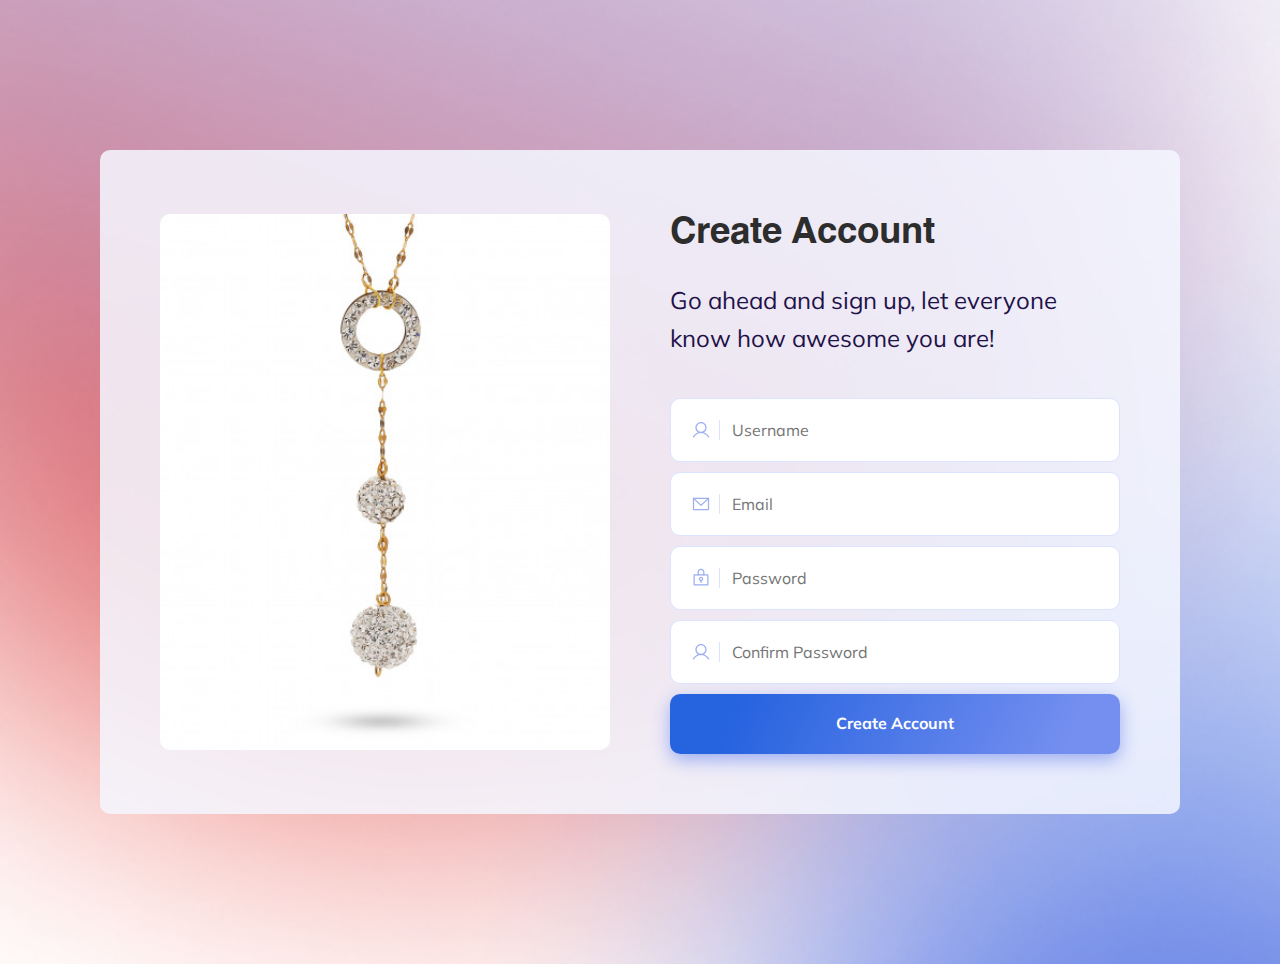
<file: pages/register/index.html>
<!DOCTYPE html>
<html lang="en">
  <head>
    <meta charset="UTF-8" />
    <meta http-equiv="X-UA-Compatible" content="IE=edge" />
    <meta name="viewport" content="width=device-width, initial-scale=1.0" />
    <title>Valinteca</title>
    <link rel="stylesheet" href="../../css/libs/normalize.css" />
    <link rel="stylesheet" href="../../css/main.css" />
    <link rel="stylesheet" href="./index.css" />
  </head>
  <body>
    <div class="layout">
      <div class="card">
        <div class="box">
          <img
            src="../../assets/createAccount.svg"
            alt="create account image"
            class="imageBox"
          />
          <div class="contentBox">
            <div class="headerAndSubHeaderBox">
              <h1 class="header">Create Account</h1>
              <p class="paragraph">
                Go ahead and sign up, let everyone know how awesome you are!
              </p>
            </div>
            <form class="registerForm" id="registerForm">
              <div id="usernameContainer">
                <label for="username" class="textfield">
                  <div class="iconBox">
                    <img
                      src="../../assets/usernameIcon.svg"
                      alt="username icon"
                    />
                  </div>

                  <input
                    type="text"
                    placeholder="Username"
                    id="username"
                    name="username"
                    autocomplete="username"
                    onchange="onChangeValidateInput(e)"
                  />
                </label>
                <p class="hide errorMessage"></p>
              </div>
              <div id="emailContainer">
                <label for="email" class="textfield">
                  <div class="iconBox">
                    <img src="../../assets/emailIcon.svg" alt="Email icon" />
                  </div>

                  <input
                    placeholder="Email"
                    id="email"
                    name="email"
                    type="email"
                    autocomplete="email"
                    onchange="onChangeValidateInput(e)"
                  />
                </label>
                <p class="hide errorMessage"></p>
              </div>
              <div id="passwordContainer">
                <label for="password" class="textfield">
                  <div class="iconBox">
                    <img
                      src="../../assets/passwordIcon.svg"
                      alt="Password icon"
                    />
                  </div>
                  <input
                    placeholder="Password"
                    id="password"
                    autocomplete="new-password"
                    name="password"
                    type="password"
                    onchange="onChangeValidateInput(e)"

                  />
                </label>
                <p class="hide errorMessage"></p>
              </div>
              <div id="password_confirmationContainer">
                <label for="password_confirmation" class="textfield">
                  <div class="iconBox">
                    <img
                      src="../../assets/usernameIcon.svg"
                      alt="Confirm Password icon"
                    />
                  </div>

                  <input
                    placeholder="Confirm Password"
                    id="password_confirmation"
                    name="password_confirmation"
                    type="password"
                    autocomplete="new-password"
                    onchange="onChangeValidateInput(e)"

                  />
                </label>
                <p class="hide errorMessage"></p>
              </div>
              <button class="btn" type="submit">Create Account</button>
            </form>
          </div>
        </div>
      </div>
    </div>
    <script src="./index.js"></script>
  </body>
</html>
</file>
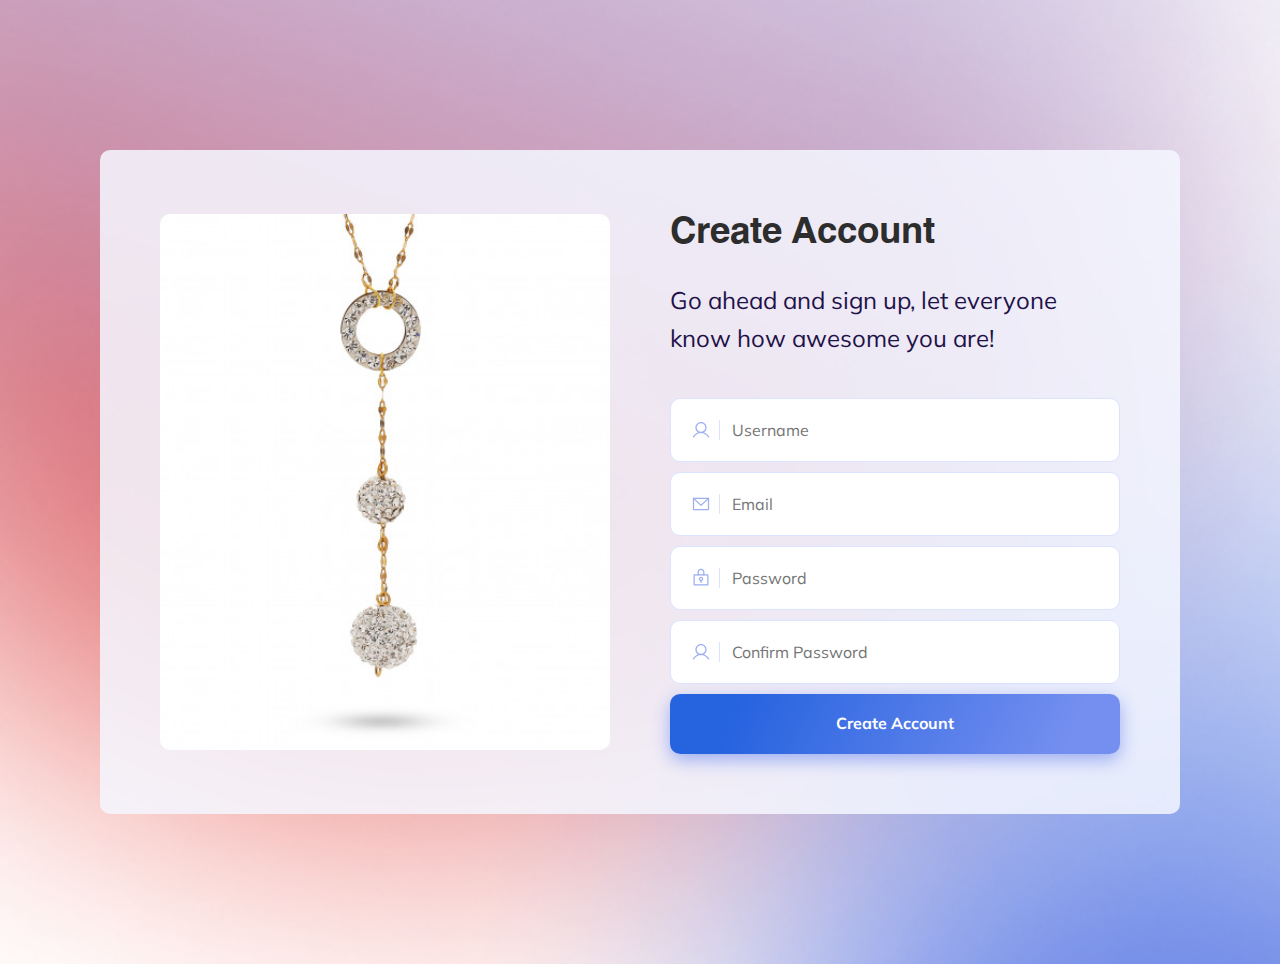
<file: pages/user/index.html>
<!DOCTYPE html>
<html lang="en">
  <head>
    <meta charset="UTF-8" />
    <meta http-equiv="X-UA-Compatible" content="IE=edge" />
    <meta name="viewport" content="width=device-width, initial-scale=1.0" />
    <title>Valinteca</title>
    <link rel="stylesheet" href="../../css/libs/normalize.css" />
    <link rel="stylesheet" href="../../css/main.css" />
    <link rel="stylesheet" href="./index.css" />
  </head>
  <body>
    <div class="layout">
      <div class="card">
        <div class="box">
          <img
            src="../../assets/user.svg"
            alt="create account image"
            class="imageBox"
          />
          <div class="contentBox">
            <div class="headerAndSubHeaderBox">
              <h1 class="header">Successfully logged in</h1>
              <p class="paragraph" id="user"> </p>
            </div>
          </div>
        </div>
      </div>
    </div>
    <script src="./index.js"></script>
  </body>
</html>
</file>
<file: css/main.css>
@font-face {
  font-family: Mulish;
  src: url("./libs/Mulish-VariableFont_wght.ttf");
}
@font-face {
  font-family: abdoullah-ashgar-eL-kharef;
  src: url("./libs/font1.ttf");
}
:root {
  --background-color: rgba(245, 247, 255, 0.85);
  --text-color: #2d2d2d;
  --text-color-light: #1f1249;
  --primary-color: #2663df;
  --primary-color-light: #758ff0;
  --primary-color-lighter: #9cadf2;
  --white: #ffffff;
  --input-color: #3b3b3b;
  --input-border: #dbe3ff;
}
a {
  text-decoration: none;
  color: var(--text-color);
}

h1,
p {
  margin: 0;
}

body {
  background-image: url(../assets/backgroundImages.png);
  background-repeat: no-repeat;
  background-size: cover;
  background-position: center;
  background-attachment: fixed;
  background-color: var(--white);

  height: 100%;
  font-style: normal;
  font-weight: 400;
  font-family: "Mulish";
  margin: 0px;
}

.layout {
  min-height: 100vh;
  display: flex;
  flex-direction: column;
  justify-content: center;
  align-items: center;
  margin: 2rem 0;
}
.card {
  display: flex;
  justify-content: center;
  align-items: center;
  padding: 60px;
  background: var(--background-color);
  border-radius: 10px;
}

.box {
  display: flex;
  justify-content: center;
  align-items: center;
  gap: 60px;
}

.contentBox {
  flex: 1;
  display: flex;
  flex-direction: column;
  gap: 40px;
}
.imageBox {
  flex: 1;
}
.headerAndSubHeaderBox {
  display: flex;
  flex-direction: column;
  gap: 20px;
}

.paragraph {
  font-size: 24px;
  line-height: 160%;
  color: var(--text-color-light);
  max-width: 450px;
}
.header {
  font-family: "abdoullah-ashgar-eL-kharef";
  font-weight: 400;
  font-size: 42px;
  line-height: 120%;

  display: flex;
  text-transform: capitalize;

  color: var(--text-color);
}
.btn {
  width: 100%;
  display: flex;
  height: 60px;

  background: linear-gradient(
    113.87deg,
    var(--primary-color) 14.81%,
    var(--primary-color-light) 88.76%
  );
  box-shadow: 0px 6px 18px var(--primary-color-lighter);

  border-radius: 10px;
  cursor: pointer;
  font-weight: 700;

  border: none;
  color: var(--white);
  align-items: center;
  justify-content: center;
}

.btn:hover {
  background: linear-gradient(
    113.87deg,
    var(--primary-color-light) 14.81%,
    var(--primary-color) 88.76%
  );
}

.header {
  font-family: "abdoullah-ashgar-eL-kharef";
  font-weight: 400;
  font-size: 42px;
  line-height: 120%;

  display: flex;
  text-transform: capitalize;

  color: var(--text-color);
}

@media screen and (max-width: 992px) {
  .layout {
    width: 100%;
  }
  .box {
    flex-direction: column;
  }
  .headerAndSubHeaderBox {
    justify-content: center;
    align-items: center;
    gap: 10px;
  }
  .paragraph {
    text-align: center;
    font-size: 16px;
    max-width: 315px;
  }
}

@media screen and (max-width: 600px) {
  .layout {
    background: var(--background-color) no-repeat center center;
    margin: 0;
  }
  .imageBox {
    height: 315px;
    width: 100%;
    flex: unset;
  }
  .card {
    padding: 0px;
    background-color: transparent;
    width: 100%;
    height: 100%;
  }
  .header {
    font-size: 42px;
  }

  .box {
    padding: 40px 0;
    width: calc(100% - 30px);
    justify-content: space-around;
    height: 100%;
    gap: 0;
  }
}
.underline {
  text-decoration: underline;
}
</file>
<file: pages/register/index.css>
.registerForm {
  display: flex;
  flex-direction: column;
  gap: 10px;
}
.textfield {
  display: flex;
  background: var(--white);
  color: var(--input-color);
  border: 1px solid var(--input-border);
  border-radius: 10px;
  padding: 8px 20px;
  align-items: center;
}
.textfield input {
  width: calc(100% - 29px);
  border-radius: 5px;
  height: 44px;
  background: none;
  outline: none;
  border: none;
}
.textfield .iconBox {
  width: 29px;
  height: 20px;
  border-radius: 5px;
  display: flex;
  align-items: center;
  justify-content: center;
  margin-right: 10px;
}
@media screen and (max-width: 992px) {
  .header {
    gap: 40px;
  }
  .imageBox {
    flex: auto;
    height:  100%;
  }
  .box{
    padding: 40px 0;
  }
  .contentBox{
    width: 100%;
  }
}
@media screen and (max-width: 600px) {
  .header {
    font-size: 32px;
  }
  .layout {
    height: 100%;
  }
  .box {
    gap: 40px;
    width: 100%;
  }
  .imageBox {
    width: calc(100% - 30px);
    flex: auto;
    max-width: unset;
    height:  100%;
  }
  .contentBox {
    width: calc(100% - 30px);
    object-fit: contain;
  }
}

.error {
  border-color: red !important;
}
.errorMessage {
  color: red;
  font-size: 12px;
  margin-top: 5px;
}
.hide {
  display: none;
}
.show {
  display: block;
}
</file>
<file: pages/user/index.css>
@media screen and (max-width: 600px) {
  .layout {
    height: 100vh;
  }
  .card {
    height: 100%;
  }
  .box {
    padding: 40px 0;
    width: calc(100% - 30px);
    justify-content: space-around;
    height: 100%;
    gap: 0;
  }
  .contentBox {
    gap: 40px;
    flex: unset;
  }
  .imageBox {
    flex: unset;
  }
  .headerAndSubHeaderBox {
    gap: 40px;
  }
  .header {
    font-size: 32px;
  }
}
</file>
